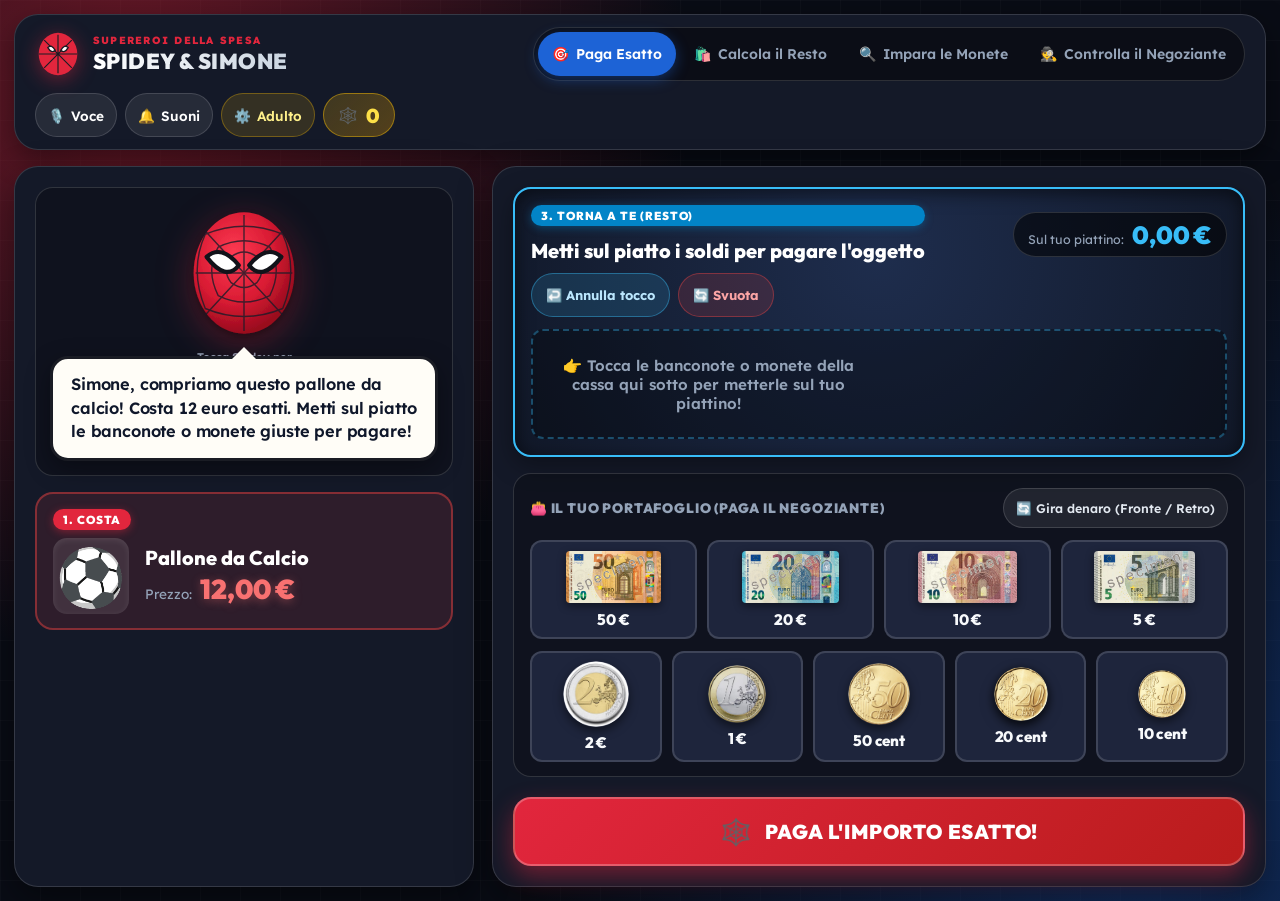
<file: index.html>
<!DOCTYPE html>
<html lang="it">
<head>
  <meta charset="UTF-8">
  <meta name="viewport" content="width=device-width, initial-scale=1.0, user-scalable=yes">
  <title>Spidey Money Lab - Il Negozio di Simone</title>
  
  <link rel="manifest" href="manifest.json">
  <link rel="icon" type="image/png" sizes="192x192" href="icon-192.png">
  <link rel="apple-touch-icon" href="icon-192.png">
  <meta name="theme-color" content="#d91b33">

  <!-- Font ad alta leggibilità: Lexend (accessibilità e dislessia) + Outfit (fumetto dinamico) -->
  <link rel="preconnect" href="https://fonts.googleapis.com">
  <link rel="preconnect" href="https://fonts.gstatic.com" crossorigin>
  <link href="https://fonts.googleapis.com/css2?family=Lexend:wght@400;500;600;700;800&family=Outfit:wght@600;700;800;900&display=swap" rel="stylesheet">
  
  <link rel="stylesheet" href="style.css">
</head>
<body>

  <div class="app-wrapper">
    <!-- Header della missione -->
    <header class="main-header" role="banner">
      <div class="brand">
        <div class="spidey-badge-icon" aria-hidden="true">
          <svg viewBox="0 0 100 100" class="mini-spidey-svg">
            <ellipse cx="50" cy="50" rx="42" ry="46" fill="#e2263d"/>
            <path d="M 50 8 Q 50 50 50 92 M 8 50 Q 50 50 92 50 M 20 20 Q 50 50 80 80 M 20 80 Q 50 50 80 20" stroke="#1a1c24" stroke-width="2.5" fill="none"/>
            <path d="M 28 36 Q 36 28 44 42 Q 36 50 28 36 Z" fill="#ffffff" stroke="#1a1c24" stroke-width="3"/>
            <path d="M 72 36 Q 64 28 56 42 Q 64 50 72 36 Z" fill="#ffffff" stroke="#1a1c24" stroke-width="3"/>
          </svg>
        </div>
        <div class="brand-text">
          <span class="sub-title">SUPEREROI DELLA SPESA</span>
          <h1 class="app-title">SPIDEY & SIMONE</h1>
        </div>
      </div>

      <!-- Barra di controllo modalità (Inizia da Paga Esatto per progressione didattica) -->
      <nav class="modes-nav" aria-label="Modalità di gioco">
        <button id="btn-mode-exact" class="mode-tab active" onclick="setMode('exact')">
          <span class="icon">🎯</span> Paga Esatto
        </button>
        <button id="btn-mode-change" class="mode-tab" onclick="setMode('change')">
          <span class="icon">🛍️</span> Calcola il Resto
        </button>
        <button id="btn-mode-explore" class="mode-tab" onclick="setMode('explore')">
          <span class="icon">🔍</span> Impara le Monete
        </button>
        <button id="btn-mode-verify" class="mode-tab" onclick="setMode('verify')">
          <span class="icon">🕵️</span> Controlla il Negoziante
        </button>
      </nav>

      <!-- Punteggio, Audio e Impostazioni Adulto -->
      <div class="header-tools">
        <button id="btn-voice-toggle" class="tool-btn" onclick="toggleVoice()" aria-label="Attiva o disattiva voce parlante di Spidey">
          <span id="voice-icon">🎙️</span> <span id="voice-label">Voce</span>
        </button>
        <button id="btn-sound-toggle" class="tool-btn" onclick="toggleSound()" aria-label="Attiva o disattiva effetti sonori">
          <span id="sound-icon">🔔</span> <span id="sound-label">Suoni</span>
        </button>
        <button id="btn-settings-open" class="tool-btn settings-btn" onclick="openSettingsModal()" aria-label="Apri impostazioni per l'adulto">
          <span>⚙️</span> <span class="hide-mobile">Adulto</span>
        </button>
        <div class="score-pill" title="Adesivi e Ragnatele d'Oro guadagnate!">
          <span class="score-icon">🕸️</span>
          <span id="score-counter" class="score-value">0</span>
        </div>
      </div>
    </header>

    <!-- Area principale Tablet (Bento Grid) -->
    <main class="game-grid" role="main">

      <!-- COLONNA SINISTRA: L'Avatar di Spidey & La Scena del Negozio -->
      <section class="bento-card card-spidey" aria-label="Missione e Negoziante">
        
        <!-- Box Avatar con Spidey calmo ed empatico -->
        <div class="spidey-hero-box">
          <div class="spidey-avatar-container" id="spidey-avatar" onclick="repeatSpeech()" title="Tocca Spidey per riascoltare l'istruzione" role="button" tabindex="0">
            <!-- Maschera SVG ufficiale di Spider-Man -->
            <svg viewBox="0 0 200 220" class="spidey-face-svg" aria-label="Avatar di Spider-Man">
              <defs>
                <radialGradient id="spideyGrad" cx="40%" cy="35%" r="65%">
                  <stop offset="0%" stop-color="#ff3b53"/>
                  <stop offset="60%" stop-color="#d91b33"/>
                  <stop offset="100%" stop-color="#990b1e"/>
                </radialGradient>
                <filter id="shadowFilter" x="-10%" y="-10%" width="120%" height="120%">
                  <feDropShadow dx="0" dy="6" stdDeviation="6" flood-color="rgba(0,0,0,0.4)"/>
                </filter>
              </defs>
              
              <ellipse cx="100" cy="110" rx="78" ry="94" fill="url(#spideyGrad)" filter="url(#shadowFilter)"/>
              
              <g stroke="#1a1c29" stroke-width="2.2" fill="none" opacity="0.8">
                <path d="M 100 20 L 100 200"/>
                <path d="M 25 110 L 175 110"/>
                <path d="M 40 45 L 160 175"/>
                <path d="M 40 175 L 160 45"/>
                <path d="M 80 85 Q 100 70 120 85 Q 135 105 120 125 Q 100 140 80 125 Q 65 105 80 85 Z"/>
                <path d="M 60 70 Q 100 50 140 70 Q 160 105 140 145 Q 100 165 60 145 Q 40 105 60 70 Z"/>
                <path d="M 40 50 Q 100 25 160 50 Q 185 105 160 165 Q 100 190 40 165 Q 15 105 40 50 Z"/>
              </g>

              <g class="spidey-eye eye-left" id="eye-left">
                <path d="M 42 85 Q 65 65 92 98 Q 72 124 42 85 Z" fill="#ffffff" stroke="#12131a" stroke-width="6.5" stroke-linejoin="round"/>
              </g>

              <g class="spidey-eye eye-right" id="eye-right">
                <path d="M 158 85 Q 135 65 108 98 Q 128 124 158 85 Z" fill="#ffffff" stroke="#12131a" stroke-width="6.5" stroke-linejoin="round"/>
              </g>
            </svg>
            <div class="spidey-click-hint">Tocca Spidey per riascoltare 🔊</div>
          </div>

          <!-- Fumetto / Ballon di Spidey con testo ad alta leggibilità -->
          <div class="speech-bubble" id="spidey-bubble" aria-live="polite">
            <p id="spidey-message" class="speech-text">
              Ciao Simone! Aiutami al supermercato: guarda quanto costa l'oggetto e quanto abbiamo dato al negoziante!
            </p>
          </div>
        </div>

        <!-- LE TRE AREE CHIAVE: 1. COSTA  2. HAI DATO  3. TORNA A TE -->
        <div class="transaction-breakdown">
          
          <!-- AREA 1: COSTA -->
          <div class="trade-box box-cost" id="box-cost-area">
            <div class="box-tag tag-cost">1. COSTA</div>
            <div class="item-visual-wrap">
              <div id="item-emoji" class="item-emoji">🍕</div>
              <div class="item-info">
                <h2 id="item-name" class="item-name">Super Pizza</h2>
                <div class="item-price-tag">
                  <span class="price-label">Prezzo:</span>
                  <span id="item-price" class="price-amount">8,00 €</span>
                </div>
              </div>
            </div>
          </div>

          <!-- AREA 2: HAI DATO AL NEGOZIANTE -->
          <div class="trade-box box-given" id="box-given-area">
            <div class="box-tag tag-given">2. HAI DATO AL NEGOZIANTE</div>
            <div class="given-content-wrap">
              <div id="given-visual" class="given-visual-display">
                <!-- Mostra immagine banconota o moneta data (es. 20€ BCE) -->
              </div>
              <div class="given-text-summary">
                <span class="given-sub">Hai consegnato:</span>
                <span id="given-amount-label" class="given-total-highlight">20,00 €</span>
              </div>
            </div>
          </div>

        </div>

        <!-- GUIDA VISIVA DEI SALTI (Dal Prezzo al Pagamento: 15 -> 17 -> 19 -> 20) -->
        <div id="jump-guide-container" class="jump-guide-wrap">
          <div class="jump-guide-header">
            <span class="guide-title">📏 GUIDA DEI SALTI DAL PREZZO AL PAGAMENTO</span>
            <button class="guide-toggle-btn" onclick="toggleJumpGuide()" id="btn-toggle-guide" aria-label="Mostra o nascondi la guida dei salti">
              Nascondi guida
            </button>
          </div>
          <div id="jump-path-display" class="jump-path-display">
            <!-- Riempito dinamicamente: tappe numeriche proporzionali -->
          </div>
        </div>

        <!-- Tasto Aiuto Progressivo -->
        <div class="help-action-row">
          <button id="btn-hint" class="hint-btn" onclick="requestProgressiveHint()">
            💡 Spidey, mi aiuti a capire il resto?
          </button>
        </div>

      </section>

      <!-- COLONNA DESTRA: AREA 3 (TORNA A TE) & CASSA DEL NEGOZIANTE -->
      <section class="bento-card card-cashier" aria-label="Piattino del resto e cassa">
        
        <!-- AREA 3: TORNA A TE (IL PIATTINO DI SIMONE) -->
        <div class="checkout-tray" id="tray-zone">
          <div class="tray-header">
            <div class="tray-title-wrap">
              <span class="box-tag tag-tray">3. TORNA A TE (RESTO)</span>
              <h2 id="tray-instruction" class="tray-main-instruction">Prepara i soldi che tornano a te</h2>
            </div>
            
            <div class="tray-total-display" aria-live="polite">
              <span class="total-label">Sul tuo piattino:</span>
              <span id="tray-total-val" class="total-number">0,00 €</span>
            </div>

            <!-- Pulsanti di correzione immediata -->
            <div class="tray-quick-actions">
              <button class="action-btn undo-btn" onclick="undoLastTouch()" id="btn-undo" title="Annulla l'ultimo pezzo inserito" aria-label="Annulla l'ultimo pezzo">
                ↩️ Annulla tocco
              </button>
              <button class="action-btn clear-btn" onclick="clearTray()" id="btn-clear" title="Svuota il piattino per ricominciare" aria-label="Svuota piattino">
                🔄 Svuota
              </button>
            </div>
          </div>

          <!-- Superficie del piattino di Simone -->
          <div id="tray-dropzone" class="tray-surface" role="region" aria-label="Piattino dove comporre il resto">
            <div id="tray-placeholder" class="tray-empty-hint">
              <span>👉 Tocca le banconote o monete della cassa qui sotto per metterle sul tuo piattino!</span>
            </div>
            <div id="tray-items-container" class="tray-items-flex"></div>
          </div>
        </div>

        <!-- LA CASSA DEL NEGOZIANTE (DENARO REALE CON ASSET UFFICIALI BCE) -->
        <div class="cashier-drawer-section">
          <div class="drawer-header">
            <span class="drawer-title" id="drawer-title-label">🏪 CASSA DEL NEGOZIANTE (PRENDI IL RESTO DA QUI)</span>
            
            <!-- Tasto per girare fronte/retro (attivo soprattutto in modalità Impara) -->
            <button id="btn-flip-money" class="flip-money-btn" onclick="toggleMoneyFlip()">
              🔄 Gira denaro (Fronte / Retro)
            </button>
          </div>

          <!-- Gruppo Banconote Ufficiali BCE (Fronte/Retro con dicitura SPECIMEN) -->
          <div class="currency-group banknotes-group" id="banknotes-container">
            <!-- 50 Euro -->
            <button class="money-btn bill-btn bill-50-btn" id="btn-bill-5000" onclick="addMoney(5000, 'bill')" aria-label="Aggiungi 50 Euro">
              <div class="money-img-wrapper bill-wrapper">
                <img src="assets/money/bill_50_front.png" alt="Banconota 50 Euro BCE" class="bill-img" id="img-bill-5000" data-front="assets/money/bill_50_front.png" data-back="assets/money/bill_50_back.png">
              </div>
              <span class="money-label">50 €</span>
            </button>

            <!-- 20 Euro -->
            <button class="money-btn bill-btn bill-20-btn" id="btn-bill-2000" onclick="addMoney(2000, 'bill')" aria-label="Aggiungi 20 Euro">
              <div class="money-img-wrapper bill-wrapper">
                <img src="assets/money/bill_20_front.jpg" alt="Banconota 20 Euro BCE" class="bill-img" id="img-bill-2000" data-front="assets/money/bill_20_front.jpg" data-back="assets/money/bill_20_back.jpg">
              </div>
              <span class="money-label">20 €</span>
            </button>

            <!-- 10 Euro -->
            <button class="money-btn bill-btn bill-10-btn" id="btn-bill-1000" onclick="addMoney(1000, 'bill')" aria-label="Aggiungi 10 Euro">
              <div class="money-img-wrapper bill-wrapper">
                <img src="assets/money/bill_10_front.png" alt="Banconota 10 Euro BCE" class="bill-img" id="img-bill-1000" data-front="assets/money/bill_10_front.png" data-back="assets/money/bill_10_back.png">
              </div>
              <span class="money-label">10 €</span>
            </button>

            <!-- 5 Euro -->
            <button class="money-btn bill-btn bill-500-btn" id="btn-bill-500" onclick="addMoney(500, 'bill')" aria-label="Aggiungi 5 Euro">
              <div class="money-img-wrapper bill-wrapper">
                <img src="assets/money/bill_5_front.png" alt="Banconota 5 Euro BCE" class="bill-img" id="img-bill-500" data-front="assets/money/bill_5_front.png" data-back="assets/money/bill_5_back.png">
              </div>
              <span class="money-label">5 €</span>
            </button>
          </div>

          <!-- Gruppo Monete Ufficiali (Proporzioni millimetriche corrette: 50c > 1€!) -->
          <div class="currency-group coins-group" id="coins-container">
            <!-- 2 Euro (25.75 mm) -->
            <button class="money-btn coin-btn coin-2-btn" id="btn-coin-200" onclick="addMoney(200, 'coin')" aria-label="Aggiungi moneta da 2 Euro">
              <div class="money-img-wrapper coin-wrapper size-2e">
                <img src="assets/money/coin_2_euro.png" alt="Moneta da 2 Euro" class="coin-img">
              </div>
              <span class="money-label">2 €</span>
            </button>

            <!-- 1 Euro (23.25 mm) -->
            <button class="money-btn coin-btn coin-1-btn" id="btn-coin-100" onclick="addMoney(100, 'coin')" aria-label="Aggiungi moneta da 1 Euro">
              <div class="money-img-wrapper coin-wrapper size-1e">
                <img src="assets/money/coin_1_euro.png" alt="Moneta da 1 Euro" class="coin-img">
              </div>
              <span class="money-label">1 €</span>
            </button>

            <!-- 50 Centesimi (24.25 mm - più grande di 1€!) -->
            <button class="money-btn coin-btn coin-50c-btn" id="btn-coin-50" onclick="addMoney(50, 'coin')" aria-label="Aggiungi moneta da 50 centesimi">
              <div class="money-img-wrapper coin-wrapper size-50c">
                <img src="assets/money/coin_50_cent.png" alt="Moneta da 50 Centesimi" class="coin-img">
              </div>
              <span class="money-label">50 cent</span>
            </button>

            <!-- 20 Centesimi (22.25 mm - contorno fiore spagnolo) -->
            <button class="money-btn coin-btn coin-20c-btn" id="btn-coin-20" onclick="addMoney(20, 'coin')" aria-label="Aggiungi moneta da 20 centesimi">
              <div class="money-img-wrapper coin-wrapper size-20c spanish-flower">
                <img src="assets/money/coin_20_cent.png" alt="Moneta da 20 Centesimi con fiore spagnolo" class="coin-img">
              </div>
              <span class="money-label">20 cent</span>
            </button>

            <!-- 10 Centesimi (19.75 mm) -->
            <button class="money-btn coin-btn coin-10c-btn" id="btn-coin-10" onclick="addMoney(10, 'coin')" aria-label="Aggiungi moneta da 10 centesimi">
              <div class="money-img-wrapper coin-wrapper size-10c">
                <img src="assets/money/coin_10_cent.png" alt="Moneta da 10 Centesimi" class="coin-img">
              </div>
              <span class="money-label">10 cent</span>
            </button>
          </div>
        </div>

        <!-- Grande Pulsante di Verifica / Azione (Altezza >= 64px) -->
        <div class="action-footer">
          <button id="btn-submit" class="cta-check-btn" onclick="checkAnswer()" aria-label="Verifica i soldi preparati">
            <span class="btn-spider-icon">🕸️</span>
            <span id="btn-submit-text">SPIDEY, CONTROLLA IL RESTO!</span>
          </button>
        </div>

      </section>

    </main>

    <!-- Overlay Celebrativo Vittoria (Didattico e Non Punitivo) -->
    <div id="modal-celebrate" class="modal-backdrop hidden" role="dialog" aria-modal="true" aria-labelledby="modal-title">
      <div class="modal-card">
        <div class="celebrate-spidey">
          <span class="huge-trophy">🏆</span>
        </div>
        <h2 class="modal-title" id="modal-title">COLPO PERFETTO, SIMONE!</h2>
        <p id="modal-feedback" class="modal-desc">
          Il resto è esatto! Hai controllato il piattino come un vero supereroe!
        </p>
        <div class="modal-reward">
          <span id="modal-reward-action">Hai conquistato un nuovo adesivo: </span>
          <strong class="reward-highlight">+1 Ragnatela d'Oro! 🕸️</strong>
        </div>
        
        <div class="modal-buttons-row">
          <button class="modal-btn secondary-btn" onclick="repeatWithRealMoney()" id="btn-real-money">
            🪙 Prova con soldi veri sul tavolo
          </button>
          <button class="modal-btn primary-btn" onclick="nextMission()">
            PROSSIMA MISSIONE! 🚀
          </button>
        </div>
      </div>
    </div>

    <!-- MODAL PANNELLO ADULTO / IMPOSTAZIONI (⚙️) -->
    <div id="modal-settings" class="modal-backdrop hidden" role="dialog" aria-modal="true" aria-labelledby="settings-title">
      <div class="modal-card settings-card">
        <div class="settings-header">
          <h2 class="settings-title" id="settings-title">⚙️ Impostazioni per l'Adulto</h2>
          <button class="close-x-btn" onclick="closeSettingsModal()" aria-label="Chiudi impostazioni">✕</button>
        </div>
        
        <div class="settings-body">
          <!-- Tagli abilitati -->
          <div class="setting-group">
            <label class="setting-label">Tagli di denaro disponibili:</label>
            <div class="checkbox-chips-grid">
              <label class="chip-item"><input type="checkbox" id="cfg-5000" checked onchange="updateTagliConfig()"> 50 €</label>
              <label class="chip-item"><input type="checkbox" id="cfg-2000" checked onchange="updateTagliConfig()"> 20 €</label>
              <label class="chip-item"><input type="checkbox" id="cfg-1000" checked onchange="updateTagliConfig()"> 10 €</label>
              <label class="chip-item"><input type="checkbox" id="cfg-500" checked onchange="updateTagliConfig()"> 5 €</label>
              <label class="chip-item"><input type="checkbox" id="cfg-200" checked onchange="updateTagliConfig()"> 2 €</label>
              <label class="chip-item"><input type="checkbox" id="cfg-100" checked onchange="updateTagliConfig()"> 1 €</label>
              <label class="chip-item"><input type="checkbox" id="cfg-50" checked onchange="updateTagliConfig()"> 50 ct</label>
              <label class="chip-item"><input type="checkbox" id="cfg-20" checked onchange="updateTagliConfig()"> 20 ct</label>
              <label class="chip-item"><input type="checkbox" id="cfg-10" checked onchange="updateTagliConfig()"> 10 ct</label>
            </div>
          </div>

          <!-- Uso dei centesimi -->
          <div class="setting-group row-group">
            <label for="cfg-use-cents" class="setting-label">Abilita esercizi con i centesimi:</label>
            <input type="checkbox" id="cfg-use-cents" onchange="updateGeneralConfig()">
          </div>

          <!-- Intervallo importi -->
          <div class="setting-group">
            <label for="cfg-max-range" class="setting-label">Intervallo massimo prezzi:</label>
            <select id="cfg-max-range" class="setting-select" onchange="updateGeneralConfig()">
              <option value="1000">Entro 10 Euro (Ideale per iniziare)</option>
              <option value="2000" selected>Entro 20 Euro</option>
              <option value="5000">Entro 50 Euro</option>
            </select>
          </div>

          <!-- Guida visiva dei salti -->
          <div class="setting-group row-group">
            <label for="cfg-show-guide" class="setting-label">Mostra sempre la guida visiva dei salti:</label>
            <input type="checkbox" id="cfg-show-guide" onchange="updateGeneralConfig()">
          </div>

          <!-- Riduzione animazioni -->
          <div class="setting-group row-group">
            <label for="cfg-reduced-motion" class="setting-label">Animazioni ridotte (basso stimolo visivo):</label>
            <input type="checkbox" id="cfg-reduced-motion" onchange="updateGeneralConfig()">
          </div>
        </div>

        <button class="modal-btn primary-btn" onclick="closeSettingsModal()">
          SALVA E CHIUDI 💾
        </button>
      </div>
    </div>

    <!-- MODAL RIPETI CON SOLDI VERI SUL TAVOLO -->
    <div id="modal-real-money" class="modal-backdrop hidden" role="dialog" aria-modal="true">
      <div class="modal-card">
        <h2 class="modal-title">🪙 Facciamo la spesa sul tavolo!</h2>
        <p class="modal-desc" id="real-money-instructions">
          Prepara davanti a Simone un oggetto da 15 € e dagli una banconota vera da 20 €. Fagli contare con le mani il resto da restituire!
        </p>
        <button class="modal-btn primary-btn" onclick="closeRealMoneyModal()">
          HO CAPITO, TORNATI AL GIOCO! 🚀
        </button>
      </div>
    </div>

  </div>

  <script src="app.js"></script>
  <script>
    if ('serviceWorker' in navigator) {
      window.addEventListener('load', () => {
        navigator.serviceWorker.register('./service-worker.js').catch(err => {
          console.warn('Service worker registration failed:', err);
        });
      });
    }
  </script>
</body>
</html>
</file>
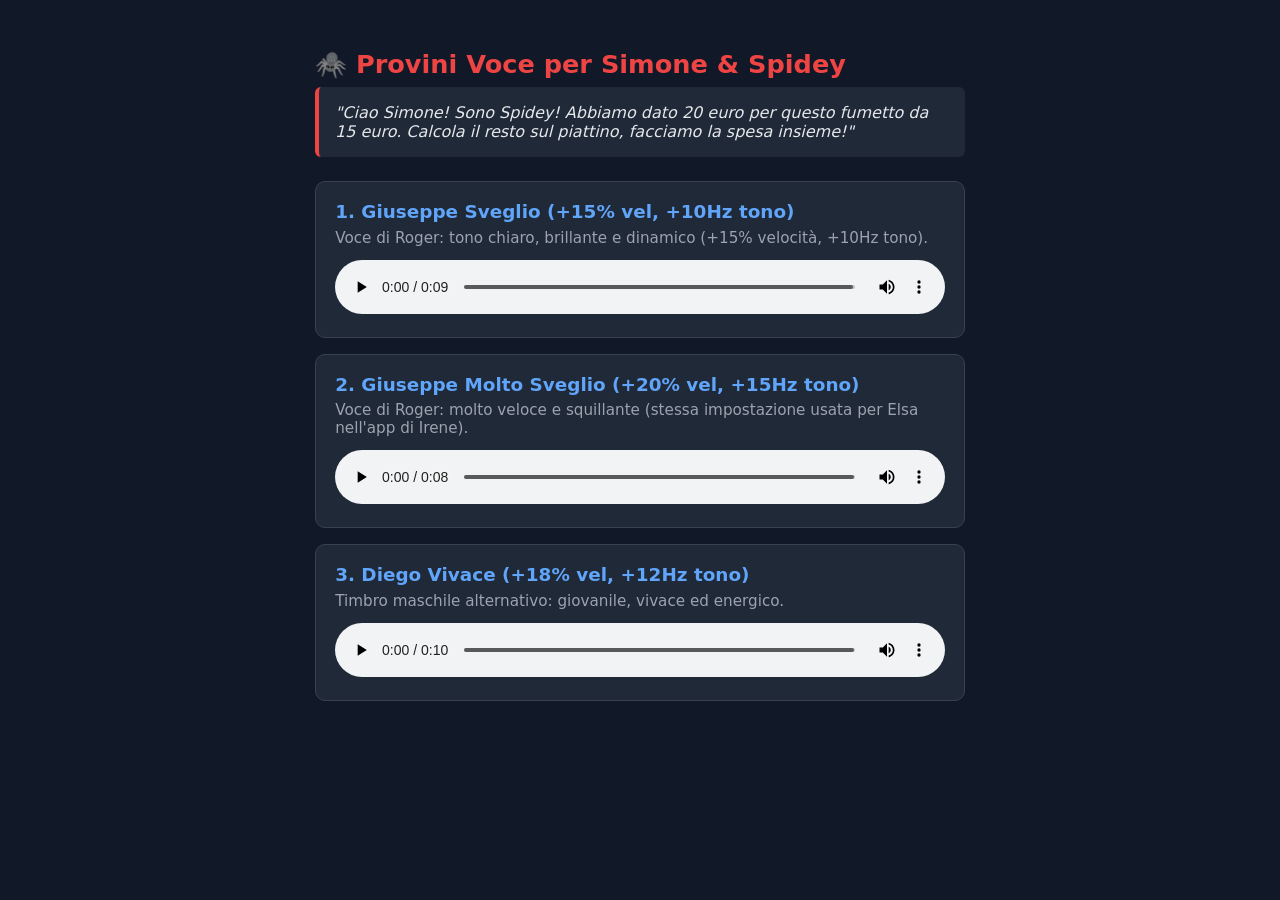
<file: provini-voce/ascolta_provini.html>
<!DOCTYPE html>
<html lang="it">
<head>
  <meta charset="UTF-8">
  <title>Provini Voce Spidey Money Lab</title>
  <style>
    body {
      font-family: system-ui, -apple-system, sans-serif;
      background: #111827;
      color: #f3f4f6;
      padding: 2rem;
      max-width: 650px;
      margin: 0 auto;
    }
    h1 {
      color: #ef4444;
      font-size: 1.6rem;
      margin-bottom: 0.5rem;
    }
    .frase {
      background: #1f2937;
      border-left: 4px solid #ef4444;
      padding: 1rem;
      border-radius: 6px;
      margin-bottom: 1.5rem;
      font-style: italic;
      color: #e5e7eb;
    }
    .card {
      background: #1f2937;
      border: 1px solid #374151;
      border-radius: 10px;
      padding: 1.2rem;
      margin-bottom: 1rem;
    }
    .card h2 {
      margin: 0 0 0.4rem 0;
      font-size: 1.15rem;
      color: #60a5fa;
    }
    .card p {
      margin: 0 0 0.8rem 0;
      color: #9ca3af;
      font-size: 0.95rem;
    }
    audio {
      width: 100%;
    }
  </style>
</head>
<body>
  <h1>🕷️ Provini Voce per Simone & Spidey</h1>
  <div class="frase">
    "Ciao Simone! Sono Spidey! Abbiamo dato 20 euro per questo fumetto da 15 euro. Calcola il resto sul piattino, facciamo la spesa insieme!"
  </div>

  <div class="card">
    <h2>1. Giuseppe Sveglio (+15% vel, +10Hz tono)</h2>
    <p>Voce di Roger: tono chiaro, brillante e dinamico (+15% velocità, +10Hz tono).</p>
    <audio controls src="provino-1-giuseppe-sveglio.mp3"></audio>
  </div>

  <div class="card">
    <h2>2. Giuseppe Molto Sveglio (+20% vel, +15Hz tono)</h2>
    <p>Voce di Roger: molto veloce e squillante (stessa impostazione usata per Elsa nell'app di Irene).</p>
    <audio controls src="provino-2-giuseppe-molto-sveglio.mp3"></audio>
  </div>

  <div class="card">
    <h2>3. Diego Vivace (+18% vel, +12Hz tono)</h2>
    <p>Timbro maschile alternativo: giovanile, vivace ed energico.</p>
    <audio controls src="provino-3-diego-vivace.mp3"></audio>
  </div>
</body>
</html>
</file>
<file: style.css>
/* ==========================================================================
   SPIDEY MONEY LAB - DESIGN SYSTEM & STYLESHEET
   Ottimizzato per Tablet & Touch (Simone) - High Contrast & No-Slop Taste UI
   ========================================================================== */

:root {
  /* Spidey Theme Tokens */
  --spidey-red: #e2263d;
  --spidey-red-glow: rgba(226, 38, 61, 0.45);
  --spidey-blue: #1d63d6;
  --spidey-blue-glow: rgba(29, 99, 214, 0.4);
  --spidey-dark: #090c15;
  --spidey-surface: #141928;
  --spidey-surface-elevated: #1e253c;
  --spidey-surface-card: #192033;
  --spidey-border: rgba(255, 255, 255, 0.14);
  --spidey-border-bright: rgba(255, 255, 255, 0.28);

  /* Transaction 3-Area Colors */
  --area-cost-bg: rgba(239, 68, 68, 0.12);
  --area-cost-border: rgba(239, 68, 68, 0.45);
  --area-cost-accent: #f87171;

  --area-given-bg: rgba(59, 130, 246, 0.14);
  --area-given-border: rgba(59, 130, 246, 0.45);
  --area-given-accent: #60a5fa;

  --area-tray-bg: radial-gradient(circle at 50% 25%, #1e2d4d 0%, #111828 100%);
  --area-tray-border: #38bdf8;
  --area-tray-accent: #38bdf8;

  /* Typography Colors */
  --text-main: #f8fafc;
  --text-muted: #94a3b8;
  --bubble-bg: #fffdf7;
  --bubble-text: #0f172a;

  /* Spacing & Radii */
  --radius-xl: 24px;
  --radius-lg: 18px;
  --radius-md: 12px;
  --radius-sm: 8px;
  --radius-pill: 9999px;
  --transition: all 0.22s cubic-bezier(0.16, 1, 0.3, 1);
}

/* Reset & Box Sizing */
*, *::before, *::after {
  box-sizing: border-box;
  margin: 0;
  padding: 0;
  -webkit-tap-highlight-color: transparent;
  user-select: none;
}

body {
  font-family: 'Lexend', system-ui, -apple-system, sans-serif;
  background-color: var(--spidey-dark);
  background-image: 
    radial-gradient(circle at 10% 10%, var(--spidey-red-glow) 0%, transparent 40%),
    radial-gradient(circle at 90% 90%, var(--spidey-blue-glow) 0%, transparent 45%),
    linear-gradient(rgba(255, 255, 255, 0.02) 1px, transparent 1px),
    linear-gradient(90deg, rgba(255, 255, 255, 0.02) 1px, transparent 1px);
  background-size: 100% 100%, 100% 100%, 40px 40px, 40px 40px;
  color: var(--text-main);
  min-height: 100vh;
  display: flex;
  justify-content: center;
  align-items: center;
  overflow-x: hidden;
  padding: 14px;
}

/* Accessibilità e Focus */
:focus-visible {
  outline: 3px solid #facc15;
  outline-offset: 3px;
}

/* Contenitore App per Tablet */
.app-wrapper {
  width: 100%;
  max-width: 1360px;
  min-height: 94vh;
  display: flex;
  flex-direction: column;
  gap: 16px;
}

/* ==========================================================================
   HEADER
   ========================================================================== */
.main-header {
  display: flex;
  align-items: center;
  justify-content: space-between;
  background: var(--spidey-surface);
  border: 1px solid var(--spidey-border);
  padding: 12px 20px;
  border-radius: var(--radius-xl);
  box-shadow: 0 10px 30px rgba(0, 0, 0, 0.45);
  backdrop-filter: blur(14px);
  flex-wrap: wrap;
  gap: 12px;
}

.brand {
  display: flex;
  align-items: center;
  gap: 12px;
}

.spidey-badge-icon {
  width: 46px;
  height: 46px;
  filter: drop-shadow(0 4px 10px var(--spidey-red-glow));
}

.mini-spidey-svg {
  width: 100%;
  height: 100%;
}

.brand-text .sub-title {
  font-size: 0.65rem;
  letter-spacing: 0.12em;
  font-weight: 800;
  color: var(--spidey-red);
  display: block;
}

.app-title {
  font-family: 'Outfit', sans-serif;
  font-size: 1.35rem;
  font-weight: 900;
  letter-spacing: 0.02em;
  background: linear-gradient(90deg, #ffffff 0%, #cbd5e1 100%);
  -webkit-background-clip: text;
  -webkit-text-fill-color: transparent;
}

/* Tabs Modalità */
.modes-nav {
  display: flex;
  background: rgba(0, 0, 0, 0.45);
  padding: 4px;
  border-radius: var(--radius-pill);
  border: 1px solid var(--spidey-border);
  gap: 4px;
}

.mode-tab {
  background: transparent;
  border: none;
  color: var(--text-muted);
  font-family: 'Lexend', sans-serif;
  font-size: 0.88rem;
  font-weight: 600;
  padding: 8px 14px;
  border-radius: var(--radius-pill);
  cursor: pointer;
  display: flex;
  align-items: center;
  gap: 6px;
  min-height: 44px;
  transition: var(--transition);
}

.mode-tab.active {
  background: var(--spidey-blue);
  color: #ffffff;
  box-shadow: 0 4px 14px var(--spidey-blue-glow);
}

.mode-tab:hover:not(.active) {
  color: #ffffff;
  background: rgba(255, 255, 255, 0.06);
}

/* Tool Header: Voce, Suoni, Impostazioni e Punti */
.header-tools {
  display: flex;
  align-items: center;
  gap: 8px;
}

.tool-btn {
  background: rgba(255, 255, 255, 0.08);
  border: 1px solid var(--spidey-border);
  color: #ffffff;
  font-family: 'Lexend', sans-serif;
  font-size: 0.85rem;
  font-weight: 600;
  padding: 8px 12px;
  border-radius: var(--radius-pill);
  cursor: pointer;
  display: flex;
  align-items: center;
  gap: 6px;
  min-height: 44px;
  transition: var(--transition);
}

.tool-btn:hover {
  background: rgba(255, 255, 255, 0.15);
  border-color: var(--spidey-border-bright);
}

.settings-btn {
  background: rgba(234, 179, 8, 0.15);
  border-color: rgba(234, 179, 8, 0.35);
  color: #fef08a;
}
.settings-btn:hover {
  background: rgba(234, 179, 8, 0.3);
}

.score-pill {
  display: flex;
  align-items: center;
  gap: 8px;
  background: linear-gradient(135deg, rgba(234, 179, 8, 0.2), rgba(202, 138, 4, 0.35));
  border: 1px solid rgba(234, 179, 8, 0.5);
  padding: 6px 14px;
  border-radius: var(--radius-pill);
  min-height: 44px;
}

.score-value {
  font-family: 'Outfit', sans-serif;
  font-weight: 900;
  font-size: 1.25rem;
  color: #fde047;
}

/* ==========================================================================
   BENTO GRID LAYOUT (TABLET FIRST)
   ========================================================================== */
.game-grid {
  display: grid;
  grid-template-columns: 460px 1fr;
  gap: 18px;
  flex: 1;
}

.bento-card {
  background: var(--spidey-surface);
  border: 1px solid var(--spidey-border);
  border-radius: var(--radius-xl);
  padding: 20px;
  box-shadow: 0 12px 35px rgba(0, 0, 0, 0.45);
  backdrop-filter: blur(16px);
  display: flex;
  flex-direction: column;
  gap: 16px;
}

/* ==========================================================================
   COLONNA SINISTRA: L'AVATAR DI SPIDEY & LE DUE AREE (COSTA, HAI DATO)
   ========================================================================== */
.spidey-hero-box {
  display: flex;
  flex-direction: column;
  align-items: center;
  gap: 12px;
  background: rgba(0, 0, 0, 0.25);
  border: 1px solid var(--spidey-border);
  border-radius: var(--radius-lg);
  padding: 14px;
  position: relative;
}

.spidey-avatar-container {
  width: 130px;
  height: 142px;
  cursor: pointer;
  position: relative;
  transition: transform 0.25s cubic-bezier(0.175, 0.885, 0.32, 1.275);
}

.spidey-avatar-container:hover {
  transform: scale(1.05) rotate(-2deg);
}

.spidey-face-svg {
  width: 100%;
  height: 100%;
  filter: drop-shadow(0 8px 18px rgba(226, 38, 61, 0.35));
}

.spidey-eye {
  transform-origin: center;
  transition: transform 0.2s ease;
}

.spidey-avatar-container.talking .spidey-eye {
  animation: spideyBlink 1.8s infinite ease-in-out;
}

@keyframes spideyBlink {
  0%, 90%, 100% { transform: scaleY(1); }
  95% { transform: scaleY(0.15); }
}

.spidey-avatar-container:active .spidey-eye {
  transform: scaleY(0.3);
}

.spidey-click-hint {
  font-size: 0.7rem;
  color: var(--text-muted);
  text-align: center;
  margin-top: 2px;
  font-weight: 600;
}

/* Balloon del fumetto */
.speech-bubble {
  background: var(--bubble-bg);
  color: var(--bubble-text);
  border-radius: 18px;
  padding: 14px 18px;
  position: relative;
  box-shadow: 0 8px 24px rgba(0, 0, 0, 0.35);
  border: 3px solid #1a1c24;
  width: 100%;
}

.speech-bubble::before {
  content: '';
  position: absolute;
  top: -12px;
  left: 50%;
  transform: translateX(-50%);
  border-width: 0 12px 12px 12px;
  border-style: solid;
  border-color: transparent transparent var(--bubble-bg) transparent;
  display: block;
}

.speech-text {
  font-size: 1.02rem;
  font-weight: 600;
  line-height: 1.45;
  letter-spacing: -0.01em;
}

/* ==========================================================================
   LE TRE AREE: 1. COSTA  2. HAI DATO AL NEGOZIANTE
   ========================================================================== */
.transaction-breakdown {
  display: flex;
  flex-direction: column;
  gap: 12px;
}

.trade-box {
  border-radius: var(--radius-lg);
  padding: 14px 16px;
  position: relative;
  border-width: 2px;
  border-style: solid;
}

.box-tag {
  font-family: 'Outfit', sans-serif;
  font-size: 0.72rem;
  font-weight: 900;
  letter-spacing: 0.08em;
  padding: 3px 10px;
  border-radius: var(--radius-pill);
  display: inline-block;
  margin-bottom: 8px;
}

/* AREA 1: COSTA */
.box-cost {
  background: var(--area-cost-bg);
  border-color: var(--area-cost-border);
}

.tag-cost {
  background: var(--spidey-red);
  color: #ffffff;
  box-shadow: 0 2px 8px var(--spidey-red-glow);
}

.item-visual-wrap {
  display: flex;
  align-items: center;
  gap: 16px;
}

.item-emoji {
  font-size: 3.5rem;
  background: rgba(255, 255, 255, 0.09);
  border-radius: 14px;
  width: 76px;
  height: 76px;
  display: flex;
  align-items: center;
  justify-content: center;
  box-shadow: inset 0 2px 6px rgba(255, 255, 255, 0.1);
  flex-shrink: 0;
}

.item-info {
  display: flex;
  flex-direction: column;
  gap: 2px;
}

.item-name {
  font-family: 'Outfit', sans-serif;
  font-size: 1.25rem;
  font-weight: 800;
  color: #ffffff;
}

.item-price-tag {
  display: flex;
  align-items: baseline;
  gap: 8px;
}

.price-label {
  font-size: 0.85rem;
  color: var(--text-muted);
}

.price-amount {
  font-family: 'Outfit', sans-serif;
  font-size: 1.7rem;
  font-weight: 900;
  color: #f87171;
  text-shadow: 0 2px 10px rgba(248, 113, 113, 0.4);
}

/* AREA 2: HAI DATO AL NEGOZIANTE */
.box-given {
  background: var(--area-given-bg);
  border-color: var(--area-given-border);
}

.tag-given {
  background: var(--spidey-blue);
  color: #ffffff;
  box-shadow: 0 2px 8px var(--spidey-blue-glow);
}

.given-content-wrap {
  display: flex;
  align-items: center;
  justify-content: space-between;
  gap: 12px;
  flex-wrap: wrap;
}

.given-visual-display {
  display: flex;
  align-items: center;
  gap: 8px;
  flex-wrap: wrap;
}

.given-mini-img {
  height: 52px;
  width: auto;
  border-radius: 4px;
  box-shadow: 0 3px 8px rgba(0, 0, 0, 0.4);
}

.given-mini-coin {
  width: 48px;
  height: 48px;
  border-radius: 50%;
  box-shadow: 0 3px 8px rgba(0, 0, 0, 0.4);
}

.given-text-summary {
  display: flex;
  flex-direction: column;
  align-items: flex-end;
}

.given-sub {
  font-size: 0.78rem;
  color: var(--text-muted);
}

.given-total-highlight {
  font-family: 'Outfit', sans-serif;
  font-size: 1.55rem;
  font-weight: 900;
  color: #60a5fa;
  text-shadow: 0 2px 10px rgba(96, 165, 250, 0.35);
}

/* ==========================================================================
   GUIDA VISIVA DEI SALTI (15 -> 17 -> 19 -> 20)
   ========================================================================== */
.jump-guide-wrap {
  background: rgba(0, 0, 0, 0.35);
  border: 1px solid var(--spidey-border);
  border-radius: var(--radius-lg);
  padding: 12px 16px;
  display: flex;
  flex-direction: column;
  gap: 10px;
}

.jump-guide-header {
  display: flex;
  align-items: center;
  justify-content: space-between;
}

.guide-title {
  font-size: 0.75rem;
  font-weight: 800;
  color: #fbbf24;
  letter-spacing: 0.04em;
}

.guide-toggle-btn {
  background: rgba(251, 191, 36, 0.15);
  border: 1px solid rgba(251, 191, 36, 0.4);
  color: #fde68a;
  font-family: 'Lexend', sans-serif;
  font-size: 0.75rem;
  font-weight: 600;
  padding: 4px 10px;
  border-radius: var(--radius-pill);
  cursor: pointer;
  transition: var(--transition);
}

.guide-toggle-btn:hover {
  background: rgba(251, 191, 36, 0.3);
}

.jump-path-display {
  display: flex;
  align-items: center;
  justify-content: flex-start;
  gap: 8px;
  overflow-x: auto;
  padding: 10px 4px 6px 4px;
}

.jump-path-display.hidden {
  display: none;
}

.jump-node {
  display: flex;
  flex-direction: column;
  align-items: center;
  gap: 4px;
  min-width: 54px;
}

.jump-bubble {
  width: 44px;
  height: 44px;
  border-radius: 50%;
  display: flex;
  align-items: center;
  justify-content: center;
  font-family: 'Outfit', sans-serif;
  font-weight: 900;
  font-size: 0.95rem;
  border: 2px solid;
  transition: var(--transition);
}

.node-start .jump-bubble {
  background: rgba(239, 68, 68, 0.2);
  border-color: #ef4444;
  color: #fca5a5;
}

.node-hop .jump-bubble {
  background: rgba(56, 189, 248, 0.2);
  border-color: #38bdf8;
  color: #7dd3fc;
}

.node-current .jump-bubble {
  background: #38bdf8;
  border-color: #ffffff;
  color: #0c4a6e;
  box-shadow: 0 0 14px rgba(56, 189, 248, 0.7);
  transform: scale(1.12);
}

.node-target .jump-bubble {
  background: rgba(34, 197, 94, 0.2);
  border-color: #22c55e;
  color: #86efac;
}

.node-reached .jump-bubble {
  background: #22c55e;
  border-color: #ffffff;
  color: #052e16;
  box-shadow: 0 0 14px rgba(34, 197, 94, 0.7);
}

.jump-tag {
  font-size: 0.65rem;
  color: var(--text-muted);
  font-weight: 600;
  text-align: center;
}

.jump-arrow {
  color: #fbbf24;
  font-size: 1.1rem;
  font-weight: 900;
  display: flex;
  flex-direction: column;
  align-items: center;
}

.jump-step-val {
  font-size: 0.62rem;
  color: #fde68a;
  font-weight: 700;
}

/* Bottone Aiuto Progressivo */
.help-action-row {
  margin-top: auto;
}

.hint-btn {
  width: 100%;
  background: rgba(234, 179, 8, 0.16);
  border: 2px solid rgba(234, 179, 8, 0.45);
  color: #fef08a;
  font-family: 'Lexend', sans-serif;
  font-size: 0.95rem;
  font-weight: 700;
  padding: 12px;
  border-radius: var(--radius-lg);
  cursor: pointer;
  transition: var(--transition);
  text-align: center;
  min-height: 52px;
  display: flex;
  align-items: center;
  justify-content: center;
  gap: 8px;
}

.hint-btn:hover {
  background: rgba(234, 179, 8, 0.28);
  border-color: rgba(234, 179, 8, 0.75);
  transform: translateY(-2px);
}

/* ==========================================================================
   COLONNA DESTRA: AREA 3 (TORNA A TE) & CASSA DEL NEGOZIANTE
   ========================================================================== */
.card-cashier {
  justify-content: space-between;
  gap: 16px;
}

/* AREA 3: IL PIATTINO DI SIMONE (TORNA A TE) */
.checkout-tray {
  background: var(--area-tray-bg);
  border: 2px solid var(--area-tray-border);
  border-radius: var(--radius-lg);
  padding: 16px;
  display: flex;
  flex-direction: column;
  gap: 12px;
  box-shadow: inset 0 4px 18px rgba(0, 0, 0, 0.55), 0 8px 24px rgba(0, 0, 0, 0.35);
}

.tray-header {
  display: flex;
  align-items: center;
  justify-content: space-between;
  flex-wrap: wrap;
  gap: 10px;
}

.tray-title-wrap {
  display: flex;
  flex-direction: column;
  gap: 4px;
}

.tag-tray {
  background: #0284c7;
  color: #ffffff;
  box-shadow: 0 2px 8px rgba(2, 132, 199, 0.4);
}

.tray-main-instruction {
  font-family: 'Outfit', sans-serif;
  font-size: 1.25rem;
  font-weight: 800;
  color: #ffffff;
}

.tray-total-display {
  display: flex;
  align-items: baseline;
  gap: 8px;
  background: rgba(0, 0, 0, 0.55);
  padding: 6px 14px;
  border-radius: var(--radius-pill);
  border: 1px solid var(--spidey-border);
}

.total-label {
  font-size: 0.78rem;
  color: var(--text-muted);
}

.total-number {
  font-family: 'Outfit', sans-serif;
  font-size: 1.55rem;
  font-weight: 900;
  color: #38bdf8;
}

.tray-quick-actions {
  display: flex;
  align-items: center;
  gap: 8px;
}

.action-btn {
  font-family: 'Lexend', sans-serif;
  font-size: 0.82rem;
  font-weight: 700;
  padding: 8px 14px;
  border-radius: var(--radius-pill);
  cursor: pointer;
  border: 1px solid;
  transition: var(--transition);
  min-height: 44px;
  display: inline-flex;
  align-items: center;
  gap: 6px;
}

.undo-btn {
  background: rgba(56, 189, 248, 0.15);
  border-color: rgba(56, 189, 248, 0.4);
  color: #bae6fd;
}
.undo-btn:hover {
  background: rgba(56, 189, 248, 0.3);
  color: #ffffff;
}

.clear-btn {
  background: rgba(239, 68, 68, 0.15);
  border-color: rgba(239, 68, 68, 0.4);
  color: #fca5a5;
}
.clear-btn:hover {
  background: rgba(239, 68, 68, 0.3);
  color: #ffffff;
}

/* Superficie del piattino */
.tray-surface {
  min-height: 110px;
  border: 2px dashed rgba(56, 189, 248, 0.35);
  border-radius: var(--radius-md);
  padding: 12px;
  display: flex;
  align-items: center;
  justify-content: center;
  background: rgba(0, 0, 0, 0.3);
  position: relative;
  transition: var(--transition);
}

.tray-empty-hint {
  color: #94a3b8;
  font-size: 0.95rem;
  font-weight: 600;
  text-align: center;
  pointer-events: none;
}

.tray-items-flex {
  display: flex;
  flex-wrap: wrap;
  align-items: center;
  justify-content: center;
  gap: 12px;
  width: 100%;
}

/* Elementi visualizzati nel piattino di Simone (rimovibili al tocco) */
.tray-item {
  background: transparent;
  border: none;
  cursor: pointer;
  position: relative;
  transition: transform 0.15s ease, filter 0.15s ease;
  padding: 0;
  display: flex;
  flex-direction: column;
  align-items: center;
  animation: popIn 0.22s cubic-bezier(0.175, 0.885, 0.32, 1.275);
}

.tray-item:hover, .tray-item:focus-visible {
  transform: scale(1.1) translateY(-4px);
  filter: drop-shadow(0 6px 12px rgba(239, 68, 68, 0.6));
}

.tray-item:active {
  transform: scale(0.92);
}

.tray-item-remove-badge {
  position: absolute;
  top: -6px;
  right: -6px;
  background: #ef4444;
  color: #ffffff;
  font-size: 0.65rem;
  width: 18px;
  height: 18px;
  border-radius: 50%;
  display: flex;
  align-items: center;
  justify-content: center;
  font-weight: 900;
  border: 2px solid #ffffff;
  box-shadow: 0 2px 6px rgba(0, 0, 0, 0.5);
}

.tray-bill-img {
  height: 48px;
  width: auto;
  border-radius: 4px;
  box-shadow: 0 4px 10px rgba(0, 0, 0, 0.5);
}

.tray-coin-img {
  border-radius: 50%;
  box-shadow: 0 4px 10px rgba(0, 0, 0, 0.5);
}

.tray-item-label {
  font-family: 'Outfit', sans-serif;
  font-size: 0.7rem;
  font-weight: 800;
  color: #f8fafc;
  margin-top: 2px;
  text-shadow: 0 1px 3px rgba(0, 0, 0, 0.8);
}

@keyframes popIn {
  0% { transform: scale(0.3); opacity: 0; }
  100% { transform: scale(1); opacity: 1; }
}

/* ==========================================================================
   CASSA DEL NEGOZIANTE (ASSET UFFICIALI BCE TOUCH GIGANTI)
   ========================================================================== */
.cashier-drawer-section {
  display: flex;
  flex-direction: column;
  gap: 12px;
  background: rgba(0, 0, 0, 0.25);
  border: 1px solid var(--spidey-border);
  border-radius: var(--radius-lg);
  padding: 14px 16px;
}

.drawer-header {
  display: flex;
  align-items: center;
  justify-content: space-between;
  flex-wrap: wrap;
  gap: 8px;
}

.drawer-title {
  font-family: 'Outfit', sans-serif;
  font-size: 0.85rem;
  font-weight: 900;
  letter-spacing: 0.06em;
  color: #94a3b8;
}

.flip-money-btn {
  background: rgba(255, 255, 255, 0.08);
  border: 1px solid var(--spidey-border);
  color: #e2e8f0;
  font-family: 'Lexend', sans-serif;
  font-size: 0.78rem;
  font-weight: 600;
  padding: 6px 12px;
  border-radius: var(--radius-pill);
  cursor: pointer;
  transition: var(--transition);
  display: inline-flex;
  align-items: center;
  gap: 6px;
  min-height: 40px;
}

.flip-money-btn:hover {
  background: rgba(255, 255, 255, 0.16);
  border-color: var(--spidey-border-bright);
}

/* Griglia Tagli Monete e Banconote */
.currency-group {
  display: grid;
  gap: 10px;
}

.banknotes-group {
  grid-template-columns: repeat(4, 1fr);
}

.coins-group {
  grid-template-columns: repeat(5, 1fr);
}

/* Pulsanti Denaro: Area touch generosa (> 60px) */
.money-btn {
  background: var(--spidey-surface-elevated);
  border: 2px solid var(--spidey-border);
  border-radius: var(--radius-md);
  padding: 8px 4px;
  cursor: pointer;
  display: flex;
  flex-direction: column;
  align-items: center;
  justify-content: center;
  gap: 6px;
  min-height: 84px;
  transition: transform 0.16s ease, border-color 0.16s ease, box-shadow 0.16s ease;
  position: relative;
}

.money-btn:hover, .money-btn:focus-visible {
  transform: translateY(-4px) scale(1.03);
  border-color: var(--spidey-border-bright);
  box-shadow: 0 8px 20px rgba(0, 0, 0, 0.55);
}

.money-btn:active {
  transform: scale(0.96);
}

/* Evidenziazione Aiuto Spidey */
.money-btn.pulse-hint {
  border-color: #facc15 !important;
  box-shadow: 0 0 25px rgba(250, 204, 21, 0.8), inset 0 0 10px rgba(250, 204, 21, 0.4) !important;
  animation: hintPulse 1.2s infinite alternate ease-in-out;
}

@keyframes hintPulse {
  0% { transform: scale(1); }
  100% { transform: scale(1.08) translateY(-4px); }
}

/* Wrapper Immagini e Proporzioni */
.money-img-wrapper {
  display: flex;
  align-items: center;
  justify-content: center;
}

.bill-wrapper {
  width: 100%;
  height: 54px;
}

.bill-img {
  max-width: 95%;
  max-height: 52px;
  object-fit: contain;
  border-radius: 4px;
  box-shadow: 0 3px 8px rgba(0, 0, 0, 0.45);
  transition: transform 0.2s ease;
}

/* Proporzioni Millimetriche Reali Monete */
/* 2€ = 25.75mm (~68px) */
.coin-wrapper.size-2e .coin-img {
  width: 66px;
  height: 66px;
}

/* 50c = 24.25mm (~62px) - Più grande di 1€! */
.coin-wrapper.size-50c .coin-img {
  width: 62px;
  height: 62px;
}

/* 1€ = 23.25mm (~58px) */
.coin-wrapper.size-1e .coin-img {
  width: 58px;
  height: 58px;
}

/* 20c = 22.25mm (~54px) - Fiore Spagnolo */
.coin-wrapper.size-20c .coin-img {
  width: 54px;
  height: 54px;
}

/* 10c = 19.75mm (~48px) */
.coin-wrapper.size-10c .coin-img {
  width: 48px;
  height: 48px;
}

.coin-img {
  object-fit: contain;
  border-radius: 50%;
  box-shadow: 0 4px 10px rgba(0, 0, 0, 0.5);
  transition: transform 0.2s ease;
}

/* Fiore Spagnolo (20 cent) */
.spanish-flower .coin-img {
  filter: drop-shadow(0 2px 4px rgba(0,0,0,0.5));
}

.money-label {
  font-family: 'Outfit', sans-serif;
  font-size: 0.95rem;
  font-weight: 800;
  color: #f8fafc;
  letter-spacing: -0.01em;
}

/* ==========================================================================
   PULSANTE DI VERIFICA (CTA SPIDEY >= 64px)
   ========================================================================== */
.action-footer {
  margin-top: 4px;
}

.cta-check-btn {
  width: 100%;
  min-height: 64px;
  background: linear-gradient(135deg, #e2263d 0%, #b91c1c 100%);
  border: 2px solid rgba(255, 255, 255, 0.25);
  color: #ffffff;
  font-family: 'Outfit', sans-serif;
  font-size: 1.25rem;
  font-weight: 900;
  letter-spacing: 0.04em;
  padding: 16px 24px;
  border-radius: var(--radius-lg);
  cursor: pointer;
  display: flex;
  align-items: center;
  justify-content: center;
  gap: 12px;
  box-shadow: 0 10px 25px var(--spidey-red-glow);
  transition: var(--transition);
}

.cta-check-btn:hover {
  transform: translateY(-2px);
  box-shadow: 0 14px 32px var(--spidey-red-glow);
  filter: brightness(1.08);
}

.cta-check-btn:active {
  transform: scale(0.98);
}

.btn-spider-icon {
  font-size: 1.6rem;
}

/* ==========================================================================
   MODAL DIALOGS (CELEBRAZIONE, IMPOSTAZIONI, SOLDI VERI)
   ========================================================================== */
.modal-backdrop {
  position: fixed;
  inset: 0;
  background: rgba(5, 8, 16, 0.88);
  backdrop-filter: blur(14px);
  display: flex;
  align-items: center;
  justify-content: center;
  z-index: 999;
  animation: fadeIn 0.25s ease;
  padding: 16px;
}

.modal-backdrop.hidden {
  display: none;
}

.modal-card {
  background: radial-gradient(circle at 50% 15%, #1e293b 0%, #0f172a 100%);
  border: 2px solid var(--spidey-blue);
  border-radius: var(--radius-xl);
  padding: 32px 28px;
  max-width: 520px;
  width: 100%;
  text-align: center;
  box-shadow: 0 20px 60px rgba(0, 0, 0, 0.85), 0 0 40px var(--spidey-blue-glow);
  position: relative;
  display: flex;
  flex-direction: column;
  align-items: center;
  gap: 16px;
  animation: bounceUp 0.35s cubic-bezier(0.175, 0.885, 0.32, 1.275);
}

.celebrate-spidey {
  font-size: 4rem;
}

.modal-title {
  font-family: 'Outfit', sans-serif;
  font-size: 1.7rem;
  font-weight: 900;
  color: #38bdf8;
}

.modal-desc {
  font-size: 1.05rem;
  line-height: 1.55;
  color: #e2e8f0;
}

.modal-reward {
  background: rgba(234, 179, 8, 0.15);
  border: 1px solid rgba(234, 179, 8, 0.4);
  padding: 10px 18px;
  border-radius: var(--radius-pill);
  font-size: 0.95rem;
}

.reward-highlight {
  color: #fde047;
  font-family: 'Outfit', sans-serif;
  font-size: 1.15rem;
}

.modal-buttons-row {
  display: flex;
  gap: 10px;
  width: 100%;
  flex-direction: column;
}

.modal-btn {
  width: 100%;
  min-height: 56px;
  font-family: 'Outfit', sans-serif;
  font-size: 1.15rem;
  font-weight: 900;
  padding: 14px 20px;
  border-radius: var(--radius-lg);
  cursor: pointer;
  transition: var(--transition);
  border: none;
  display: flex;
  align-items: center;
  justify-content: center;
  gap: 8px;
}

.primary-btn {
  background: linear-gradient(135deg, #10b981 0%, #059669 100%);
  color: #ffffff;
  box-shadow: 0 8px 20px rgba(16, 185, 129, 0.4);
}
.primary-btn:hover {
  transform: translateY(-2px);
  filter: brightness(1.1);
}

.secondary-btn {
  background: rgba(255, 255, 255, 0.1);
  color: #f8fafc;
  border: 1px solid var(--spidey-border);
}
.secondary-btn:hover {
  background: rgba(255, 255, 255, 0.18);
}

/* Modal Impostazioni Adulto */
.settings-card {
  max-width: 600px;
  text-align: left;
  align-items: stretch;
}

.settings-header {
  display: flex;
  align-items: center;
  justify-content: space-between;
}

.settings-title {
  font-family: 'Outfit', sans-serif;
  font-size: 1.4rem;
  font-weight: 800;
  color: #fde047;
}

.close-x-btn {
  background: transparent;
  border: none;
  color: #94a3b8;
  font-size: 1.5rem;
  cursor: pointer;
  padding: 4px 8px;
  border-radius: var(--radius-sm);
}

.settings-body {
  display: flex;
  flex-direction: column;
  gap: 16px;
  max-height: 65vh;
  overflow-y: auto;
  padding-right: 4px;
}

.setting-group {
  display: flex;
  flex-direction: column;
  gap: 8px;
  background: rgba(0, 0, 0, 0.3);
  padding: 12px;
  border-radius: var(--radius-md);
  border: 1px solid var(--spidey-border);
}

.setting-group.row-group {
  flex-direction: row;
  align-items: center;
  justify-content: space-between;
}

.setting-label {
  font-size: 0.92rem;
  font-weight: 600;
  color: #f8fafc;
}

.checkbox-chips-grid {
  display: grid;
  grid-template-columns: repeat(3, 1fr);
  gap: 8px;
}

.chip-item {
  background: rgba(255, 255, 255, 0.08);
  border: 1px solid var(--spidey-border);
  padding: 8px 10px;
  border-radius: var(--radius-md);
  font-size: 0.85rem;
  font-weight: 600;
  display: flex;
  align-items: center;
  gap: 8px;
  cursor: pointer;
}

.chip-item input[type="checkbox"],
.row-group input[type="checkbox"] {
  width: 20px;
  height: 20px;
  accent-color: #38bdf8;
  cursor: pointer;
}

.setting-select {
  background: var(--spidey-surface-elevated);
  border: 1px solid var(--spidey-border-bright);
  color: #ffffff;
  padding: 10px 14px;
  border-radius: var(--radius-md);
  font-family: 'Lexend', sans-serif;
  font-size: 0.9rem;
}

@keyframes fadeIn {
  from { opacity: 0; }
  to { opacity: 1; }
}

@keyframes bounceUp {
  from { transform: translateY(30px) scale(0.95); opacity: 0; }
  to { transform: translateY(0) scale(1); opacity: 1; }
}

/* ==========================================================================
   ACCESSIBILITÀ & PREFERS-REDUCED-MOTION
   ========================================================================== */
@media (prefers-reduced-motion: reduce) {
  *, *::before, *::after {
    animation-duration: 0.01ms !important;
    animation-iteration-count: 1 !important;
    transition-duration: 0.01ms !important;
    scroll-behavior: auto !important;
  }
}

body.reduced-motion *,
body.reduced-motion *::before,
body.reduced-motion *::after {
  animation: none !important;
  transition: none !important;
}

/* ==========================================================================
   RESPONSIVE DESIGN (TABLET & SMARTPHONE)
   ========================================================================== */
@media (max-width: 1080px) {
  .game-grid {
    grid-template-columns: 1fr;
  }
  .app-wrapper {
    min-height: auto;
  }
  .spidey-hero-box {
    flex-direction: row;
    align-items: center;
  }
  .speech-bubble::before {
    top: 50%;
    left: -12px;
    transform: translateY(-50%);
    border-width: 12px 12px 12px 0;
    border-color: transparent var(--bubble-bg) transparent transparent;
  }
}

@media (max-width: 640px) {
  .main-header {
    flex-direction: column;
    align-items: stretch;
  }
  .modes-nav {
    flex-wrap: wrap;
    justify-content: center;
  }
  .header-tools {
    justify-content: space-between;
  }
  .spidey-hero-box {
    flex-direction: column;
  }
  .speech-bubble::before {
    top: -12px;
    left: 50%;
    transform: translateX(-50%);
    border-width: 0 12px 12px 12px;
    border-color: transparent transparent var(--bubble-bg) transparent;
  }
  .banknotes-group {
    grid-template-columns: repeat(2, 1fr);
  }
  .coins-group {
    grid-template-columns: repeat(3, 1fr);
  }
  .hide-mobile {
    display: none;
  }
}
</file>
